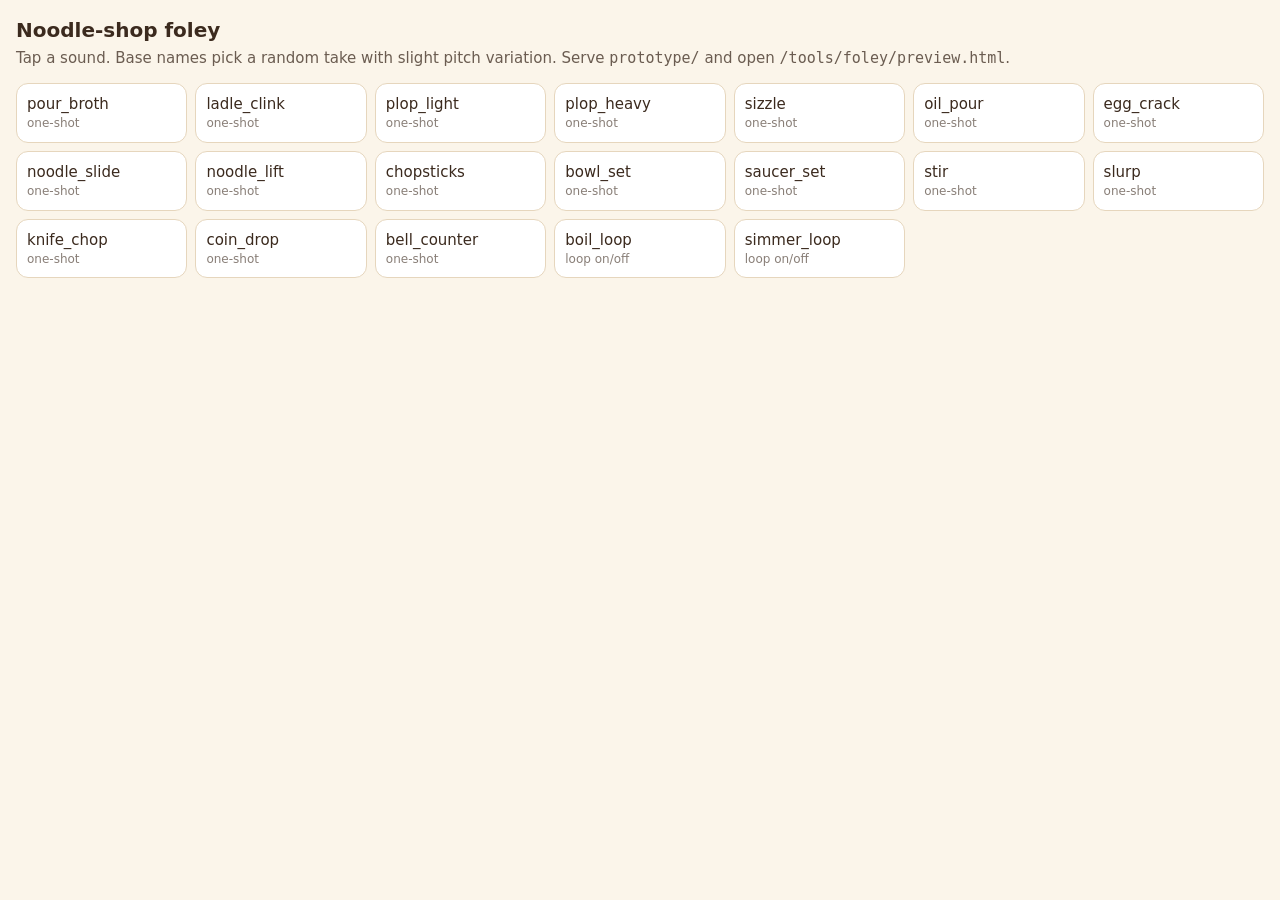
<file: prototype/tools/foley/preview.html>
<!doctype html>
<html lang="en">
<head>
<meta charset="utf-8">
<meta name="viewport" content="width=device-width, initial-scale=1">
<title>Foley Preview</title>
<style>
  :root { --bg: #fbf5ea; --ink: #3b2a1e; --card: #fff; --line: #e6d6bd; --accent: #c8553d; }
  @media (prefers-color-scheme: dark) { :root { --bg: #221a14; --ink: #f2e6d4; --card: #2e241c; --line: #4a3a2c; --accent: #e07a5f; } }
  body { margin: 0; padding: 16px; background: var(--bg); color: var(--ink); font: 15px/1.4 system-ui, sans-serif; }
  h1 { font-size: 20px; margin: 0 0 4px; }
  p { margin: 0 0 14px; opacity: .75; }
  #grid { display: grid; grid-template-columns: repeat(auto-fill, minmax(150px, 1fr)); gap: 8px; }
  button { padding: 10px; border-radius: 12px; border: 1px solid var(--line); background: var(--card); color: inherit; font: inherit; cursor: pointer; text-align: left; }
  button small { display: block; opacity: .6; font-size: 12px; }
  button.loop[aria-pressed="true"] { border-color: var(--accent); box-shadow: 0 0 0 2px var(--accent) inset; }
  pre { white-space: pre-wrap; font-size: 12px; opacity: .8; }
</style>
</head>
<body>
<h1>Noodle-shop foley</h1>
<p>Tap a sound. Base names pick a random take with slight pitch variation. Serve <code>prototype/</code> and open <code>/tools/foley/preview.html</code>.</p>
<div id="grid"></div>
<pre id="log"></pre>
<script type="module">
  import { initAudio, audioCtx } from '../../src/audio.js';
  import { foley, foleyLoop, preloadFoley, foleyDuration, FOLEY_FILES } from '../../src/foley.js';

  const bases = ['pour_broth', 'ladle_clink', 'plop_light', 'plop_heavy', 'sizzle', 'oil_pour', 'egg_crack',
    'noodle_slide', 'noodle_lift', 'chopsticks', 'bowl_set', 'saucer_set', 'stir', 'slurp', 'knife_chop',
    'coin_drop', 'bell_counter'];
  const grid = document.getElementById('grid'), log = document.getElementById('log');
  const unlock = () => { initAudio(); const c = audioCtx(); if (c && c.state !== 'running') c.resume(); };
  for (const b of bases) {
    const el = document.createElement('button');
    el.innerHTML = `${b}<small>one-shot</small>`;
    el.onclick = () => { unlock(); foley(b); };
    grid.append(el);
  }
  for (const l of ['boil_loop', 'simmer_loop']) {
    const el = document.createElement('button');
    el.className = 'loop'; el.setAttribute('aria-pressed', 'false');
    el.innerHTML = `${l}<small>loop on/off</small>`;
    let h = null;
    el.onclick = () => {
      unlock();
      if (h) { h.stop(); h = null; el.setAttribute('aria-pressed', 'false'); }
      else { h = foleyLoop(l, 0.8); el.setAttribute('aria-pressed', 'true'); }
    };
    grid.append(el);
  }
  // Decode check (used by the headless test): ?check
  if (location.search.includes('check')) {
    initAudio();
    const t0 = performance.now();
    preloadFoley().then((ok) => {
      const rows = FOLEY_FILES.map((f) => `${f}\t${foleyDuration(f).toFixed(3)}s`);
      log.textContent = rows.join('\n');
      window.__foleyCheck = { ok, ms: Math.round(performance.now() - t0),
        durations: Object.fromEntries(FOLEY_FILES.map((f) => [f, foleyDuration(f)])) };
    });
  }
</script>
</body>
</html>
</file>
